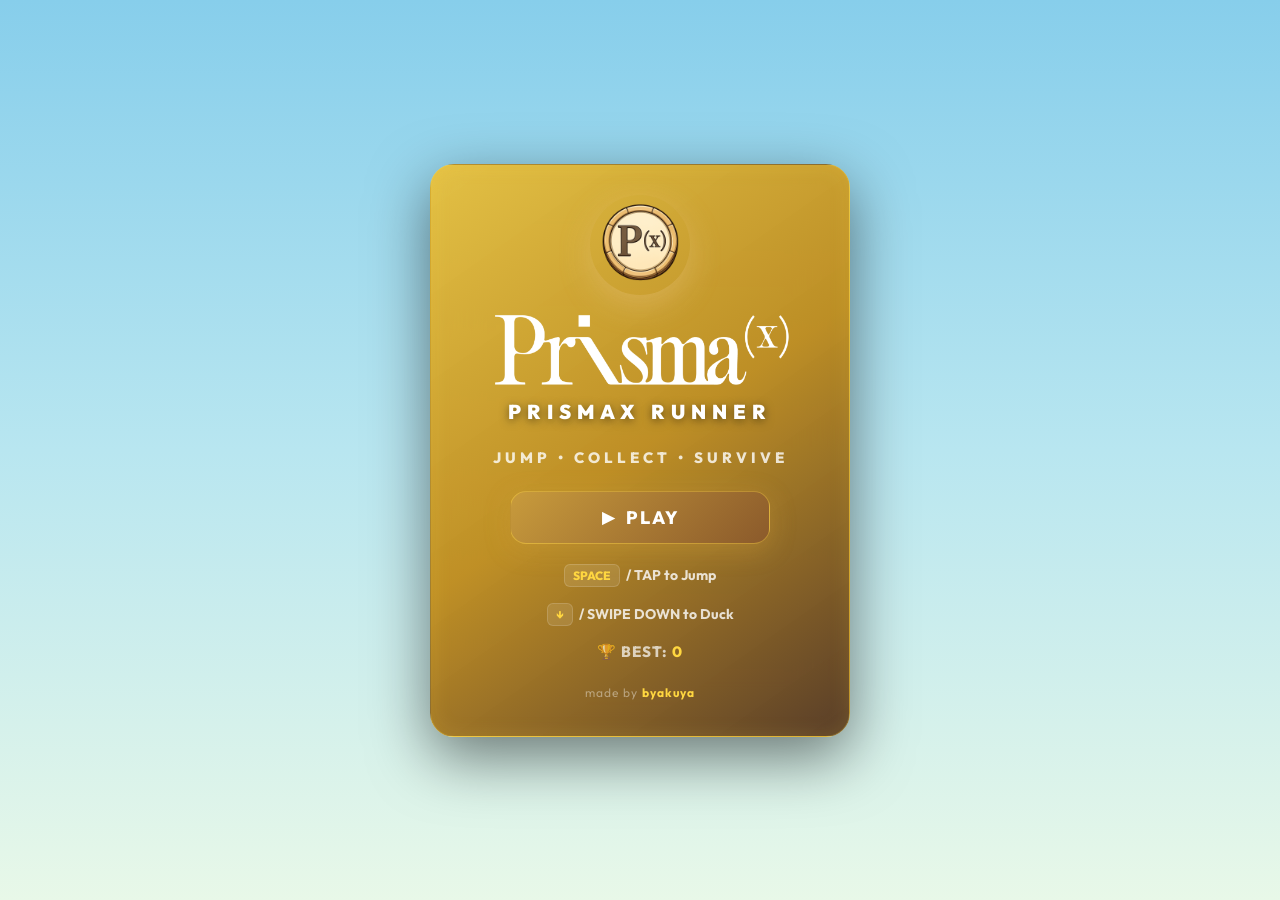
<file: index.html>
<!DOCTYPE html>
<html lang="en">
<head>
    <meta charset="UTF-8">
    <meta name="viewport" content="width=device-width, initial-scale=1.0, maximum-scale=1.0, user-scalable=no">
    <meta name="description" content="PrismaX Endless Runner - A fun arcade-style side-scrolling game. Jump, dodge, and collect tokens!">
    <meta name="theme-color" content="#00BCD4">
    <meta name="apple-mobile-web-app-capable" content="yes">
    <meta name="apple-mobile-web-app-status-bar-style" content="black-translucent">
    <title>PrismaX Runner 🤖</title>
    <link rel="preconnect" href="https://fonts.googleapis.com">
    <link rel="preconnect" href="https://fonts.gstatic.com" crossorigin>
    <link href="https://fonts.googleapis.com/css2?family=Outfit:wght@400;600;700;800;900&family=Bodoni+Moda:ital,opsz,wght@0,6..96,400..900;1,6..96,400..900&family=Playfair+Display:wght@400;700;900&display=swap" rel="stylesheet">
    <link rel="stylesheet" href="style.css">
</head>
<body>
    <div id="gameContainer">
        <canvas id="gameCanvas"></canvas>

        <!-- HUD -->
        <div id="hud" class="hidden">
            <div id="scoreDisplay">
                <div id="scoreIcon">⬡</div>
                <div id="scoreText">
                    <span id="scoreLabel">SCORE</span>
                    <span id="scoreValue">0</span>
                </div>
            </div>
            <div id="comboDisplay" class="hidden">
                <span id="comboText">x2 COMBO!</span>
            </div>
            <button id="pauseBtn" aria-label="Pause Game">❚❚</button>
        </div>

        <!-- Start Screen -->
        <div id="startScreen" class="overlay">
            <div class="overlay-card start-card">
                <div id="logoContainer" style="margin-bottom: 24px;">
                    <img id="coinPreview" src="coin.png" alt="P(x) Coin" style="width: 100px; height: 100px; margin: 0 auto 16px; display: block; border-radius: 50%; box-shadow: 0 10px 30px rgba(232, 195, 130, 0.4); animation: robotBob 2s ease-in-out infinite;">
                    <img src="logo.png" id="gameTitleImg" alt="Prisma(x) Logo" style="max-width: 100%; height: auto; max-height: 80px; margin: 10px auto 4px; display: block;">
                    <h2 class="game-subtitle-text">PRISMAX RUNNER</h2>
                </div>
                <p id="subtitle">Jump • Collect • Survive</p>
                <button id="playBtn" class="primary-btn">
                    <span class="btn-icon">▶</span>
                    <span>PLAY</span>
                </button>
                <div id="instructions">
                    <div class="instruction-item">
                        <kbd>SPACE</kbd> <span>/ TAP to Jump</span>
                    </div>
                    <div class="instruction-item">
                        <kbd>↓</kbd> <span>/ SWIPE DOWN to Duck</span>
                    </div>
                </div>
                <div id="highScoreStart">
                    <span>🏆 Best: </span><span id="highScoreStartValue">0</span>
                </div>
                <div class="creator-footer">
                    made by <a href="https://x.com/By_akuya" target="_blank" rel="noopener noreferrer">byakuya</a>
                </div>
            </div>
        </div>

        <!-- Pause Screen -->
        <div id="pauseScreen" class="overlay hidden">
            <div class="overlay-card pause-card">
                <h2>⏸ Paused</h2>
                <button id="resumeBtn" class="primary-btn">
                    <span class="btn-icon">▶</span>
                    <span>RESUME</span>
                </button>
                <button id="restartFromPauseBtn" class="secondary-btn">
                    <span>↻ RESTART</span>
                </button>
            </div>
        </div>

        <!-- Game Over Screen -->
        <div id="gameOverScreen" class="overlay hidden">
            <div class="overlay-card gameover-card">
                <h2 id="gameOverTitle">Game Over!</h2>
                <div id="finalScoreContainer">
                    <div class="score-row">
                        <span class="score-label">Score</span>
                        <span id="finalScore" class="score-num">0</span>
                    </div>
                    <div class="score-row">
                        <span class="score-label">Tokens</span>
                        <span id="finalTokens" class="score-num">0</span>
                    </div>
                    <div class="score-row">
                        <span class="score-label">Best Combo</span>
                        <span id="finalCombo" class="score-num">x0</span>
                    </div>
                    <div class="score-row best-row" id="bestScoreRow">
                        <span class="score-label">🏆 Best</span>
                        <span id="finalHighScore" class="score-num">0</span>
                    </div>
                    <div id="newBestBadge" class="hidden">🎉 NEW BEST!</div>
                </div>
                <button id="retryBtn" class="primary-btn">
                    <span class="btn-icon">↻</span>
                    <span>PLAY AGAIN</span>
                </button>
                <button id="menuBtn" class="secondary-btn">
                    <span>🏠 MENU</span>
                </button>
            </div>
        </div>

        <!-- Mobile Controls -->
        <div id="mobileControls" class="hidden">
            <button id="duckBtn" class="mobile-btn" aria-label="Duck">⬇</button>
            <button id="jumpBtn" class="mobile-btn" aria-label="Jump">⬆</button>
        </div>
    </div>

    <script src="engine.js"></script>
    <script src="game.js"></script>
</body>
</html>
</file>
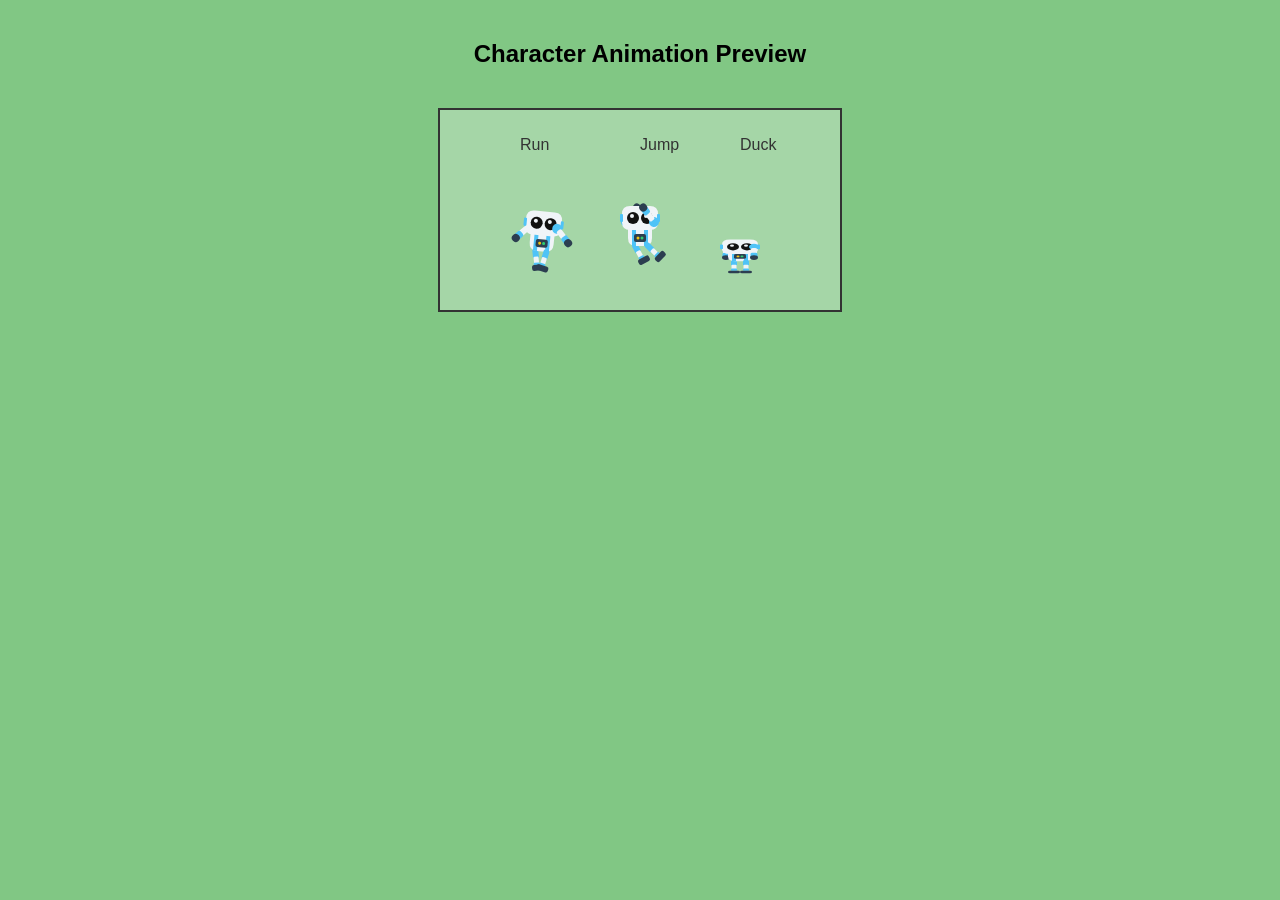
<file: scratch/character.html>
<!DOCTYPE html>
<html>
<head>
<style>
  body { background: #81C784; margin: 0; padding: 20px; text-align: center; font-family: sans-serif; }
  canvas { background: #A5D6A7; border: 2px solid #333; margin-top: 20px; }
</style>
</head>
<body>
  <h2>Character Animation Preview</h2>
  <canvas id="c" width="400" height="200"></canvas>
  <script>
    const ctx = document.getElementById('c').getContext('2d');
    let time = 0;

    function _rrect(ctx,x,y,w,h,r){
      ctx.beginPath();ctx.moveTo(x+r,y);ctx.lineTo(x+w-r,y);ctx.quadraticCurveTo(x+w,y,x+w,y+r);
      ctx.lineTo(x+w,y+h-r);ctx.quadraticCurveTo(x+w,y+h,x+w-r,y+h);ctx.lineTo(x+r,y+h);
      ctx.quadraticCurveTo(x,y+h,x,y+h-r);ctx.lineTo(x,y+r);ctx.quadraticCurveTo(x,y,x+r,y);ctx.fill();
    }

    function drawRobot(ctx, x, y, state, t) {
      ctx.save();
      ctx.translate(x, y);

      const cWhite = "#f0f4f8";
      const cBlue = "#4FC3F7";
      const cDark = "#2c3e50";
      const cBlack = "#111";
      const cGrey = "#95a5a6";

      let headY = -38;
      let bodyY = -24;
      let legS = 0;
      let armS = 0;
      let bodyTilt = 0;

      if (state === 'run') {
        const runPhase = t * 15;
        legS = Math.sin(runPhase);
        armS = Math.cos(runPhase);
        bodyY += Math.abs(Math.sin(runPhase*2)) * 2; // bobbing
        headY += Math.abs(Math.sin(runPhase*2)) * 2;
        bodyTilt = 0.1;
      } else if (state === 'jump') {
        headY = -42;
        bodyY = -28;
        legS = -1.5; // legs tucked up
        armS = -1.5; // arms up
      } else if (state === 'duck') {
        headY = -22;
        bodyY = -12;
        legS = 0;
        armS = 0;
        ctx.scale(1, 0.6); // squash
      }

      ctx.rotate(bodyTilt);

      // Function to draw leg
      const drawLeg = (isBack) => {
        const phase = isBack ? -legS : legS;
        const lx = isBack ? -6 : 6;
        ctx.save();
        ctx.translate(lx, bodyY + 12);
        if (state === 'jump') {
          ctx.rotate(isBack ? -0.5 : -0.8);
        } else {
          ctx.rotate(phase * 0.6);
        }
        
        // Thigh
        ctx.fillStyle = cBlue;
        _rrect(ctx, -3, 0, 6, 10, 2);
        // Lower leg
        ctx.fillStyle = cWhite;
        _rrect(ctx, -2.5, 8, 5, 8, 1);
        // Ankle
        ctx.fillStyle = cBlue;
        _rrect(ctx, -3, 14, 6, 4, 1);
        // Foot
        ctx.fillStyle = cDark;
        if (state === 'duck') {
          _rrect(ctx, -6, 18, 12, 4, 2);
        } else {
          _rrect(ctx, -5, 16, 12, 6, 2);
        }
        ctx.restore();
      };

      const drawArm = (isBack) => {
        const phase = isBack ? -armS : armS;
        const ax = isBack ? -14 : 14;
        ctx.save();
        ctx.translate(ax, bodyY - 10);
        if (state === 'jump') {
          ctx.rotate(isBack ? -2.5 : 2.5); // arms up
        } else {
          ctx.rotate(phase * 0.8);
        }
        
        // Shoulder
        ctx.fillStyle = cBlue;
        ctx.beginPath(); ctx.arc(0, 0, 5, 0, Math.PI*2); ctx.fill();
        // Upper arm
        ctx.fillStyle = cWhite;
        _rrect(ctx, -3, 2, 6, 10, 2);
        // Lower arm
        ctx.fillStyle = cBlue;
        _rrect(ctx, -3.5, 10, 7, 8, 2);
        // Hand
        ctx.fillStyle = cDark;
        ctx.beginPath(); ctx.arc(0, 18, 4, 0, Math.PI*2); ctx.fill();
        ctx.restore();
      };

      // Back Arm & Leg
      drawArm(true);
      drawLeg(true);

      // Body (Striped)
      ctx.save();
      ctx.translate(0, bodyY);
      // Main shape
      ctx.fillStyle = cWhite;
      _rrect(ctx, -12, -14, 24, 28, 8);
      // Blue stripes
      ctx.fillStyle = cBlue;
      ctx.beginPath(); ctx.rect(-8, -14, 4, 28); ctx.fill();
      ctx.beginPath(); ctx.rect(4, -14, 4, 28); ctx.fill();
      // Belly Plate
      ctx.fillStyle = cDark;
      _rrect(ctx, -6, 2, 12, 8, 2);
      // Buttons
      ctx.fillStyle = "#f1c40f"; ctx.beginPath(); ctx.arc(-2, 6, 1.5, 0, Math.PI*2); ctx.fill();
      ctx.fillStyle = "#2ecc71"; ctx.beginPath(); ctx.arc(2, 6, 1.5, 0, Math.PI*2); ctx.fill();
      ctx.restore();

      // Neck
      ctx.fillStyle = cDark;
      ctx.fillRect(-3, bodyY - 16, 6, 6);

      // Head
      ctx.save();
      ctx.translate(0, headY);
      ctx.fillStyle = cWhite;
      _rrect(ctx, -18, -12, 36, 24, 8);
      
      // Eyes
      ctx.fillStyle = cBlack;
      ctx.beginPath(); ctx.arc(-7, 0, 6, 0, Math.PI*2); ctx.fill();
      ctx.beginPath(); ctx.arc(7, 0, 6, 0, Math.PI*2); ctx.fill();
      // Highlights
      ctx.fillStyle = cWhite;
      ctx.beginPath(); ctx.arc(-8, -2, 2, 0, Math.PI*2); ctx.fill();
      ctx.beginPath(); ctx.arc(6, -2, 2, 0, Math.PI*2); ctx.fill();
      
      // Antenna / Ears (Optional, based on image if it has them. Image says flat wide head, no antenna described in my vision, but old robot had it. I'll add small blue ears)
      ctx.fillStyle = cBlue;
      _rrect(ctx, -20, -4, 3, 8, 1);
      _rrect(ctx, 17, -4, 3, 8, 1);
      ctx.restore();

      // Front Arm & Leg
      drawLeg(false);
      drawArm(false);

      ctx.restore();
    }

    function loop() {
      ctx.clearRect(0, 0, 400, 200);
      time += 0.016;

      ctx.fillStyle = '#333';
      ctx.font = '16px sans-serif';
      
      ctx.fillText('Run', 80, 40);
      drawRobot(ctx, 100, 150, 'run', time);

      ctx.fillText('Jump', 200, 40);
      drawRobot(ctx, 200, 150, 'jump', time);

      ctx.fillText('Duck', 300, 40);
      drawRobot(ctx, 300, 150, 'duck', time);

      requestAnimationFrame(loop);
    }
    loop();
  </script>
</body>
</html>
</file>
<file: style.css>
/* ============================================================
   PrismaX Runner - Stylesheet
   ============================================================ */

/* --- Reset & Base --- */
*, *::before, *::after {
    margin: 0;
    padding: 0;
    box-sizing: border-box;
}

:root {
    --primary: #00BCD4;
    --primary-dark: #0097A7;
    --primary-light: #4DD0E1;
    --accent: #FFD740;
    --accent-dark: #FFC400;
    --danger: #FF5252;
    --success: #69F0AE;
    --bg-dark: #1a1a2e;
    --text-white: #ffffff;
    --text-light: #e0e0e0;
    --glass-bg: rgba(255, 255, 255, 0.12);
    --glass-border: rgba(255, 255, 255, 0.2);
    --glass-shadow: rgba(0, 0, 0, 0.25);
    --font: 'Outfit', sans-serif;
}

html, body {
    width: 100%;
    height: 100%;
    overflow: hidden;
    font-family: var(--font);
    background: #0d1117;
    touch-action: none;
    -webkit-tap-highlight-color: transparent;
    user-select: none;
    -webkit-user-select: none;
}

/* --- Game Container --- */
#gameContainer {
    position: relative;
    width: 100vw;
    height: 100vh;
    overflow: hidden;
    background: linear-gradient(180deg, #87CEEB 0%, #B8E6F0 50%, #E8F8E8 100%);
}

#gameCanvas {
    display: block;
    width: 100%;
    height: 100%;
    image-rendering: pixelated;
    image-rendering: crisp-edges;
}

/* --- Utility --- */
.hidden {
    display: none !important;
}

/* --- HUD --- */
#hud {
    position: absolute;
    top: 0;
    left: 0;
    right: 0;
    display: flex;
    align-items: center;
    justify-content: center;
    padding: 12px 16px;
    z-index: 10;
    pointer-events: none;
}

#scoreDisplay {
    display: flex;
    align-items: center;
    gap: 8px;
    background: rgba(0, 0, 0, 0.35);
    backdrop-filter: blur(12px);
    -webkit-backdrop-filter: blur(12px);
    border: 1px solid rgba(255, 255, 255, 0.15);
    border-radius: 40px;
    padding: 6px 20px 6px 12px;
    min-width: 140px;
}

#scoreIcon {
    font-size: 24px;
    color: var(--accent);
    animation: tokenSpin 2s linear infinite;
    filter: drop-shadow(0 0 6px rgba(255, 215, 64, 0.5));
}

@keyframes tokenSpin {
    0% { transform: scaleX(1); }
    25% { transform: scaleX(0.3); }
    50% { transform: scaleX(1); }
    75% { transform: scaleX(0.3); }
    100% { transform: scaleX(1); }
}

#scoreText {
    display: flex;
    flex-direction: column;
    line-height: 1;
}

#scoreLabel {
    font-size: 9px;
    font-weight: 600;
    color: rgba(255, 255, 255, 0.6);
    letter-spacing: 2px;
    text-transform: uppercase;
}

#scoreValue {
    font-size: 22px;
    font-weight: 800;
    color: var(--text-white);
    letter-spacing: 1px;
    text-shadow: 0 2px 8px rgba(0, 0, 0, 0.3);
}

#comboDisplay {
    position: absolute;
    top: 56px;
    left: 50%;
    transform: translateX(-50%);
    animation: comboPopIn 0.3s cubic-bezier(0.34, 1.56, 0.64, 1);
}

#comboText {
    font-size: 16px;
    font-weight: 800;
    color: var(--accent);
    text-shadow: 0 2px 10px rgba(255, 215, 64, 0.6), 0 0 20px rgba(255, 215, 64, 0.3);
    letter-spacing: 1px;
}

@keyframes comboPopIn {
    0% { transform: translateX(-50%) scale(0.5); opacity: 0; }
    100% { transform: translateX(-50%) scale(1); opacity: 1; }
}

#pauseBtn {
    position: absolute;
    top: 12px;
    right: 16px;
    width: 44px;
    height: 44px;
    border-radius: 50%;
    border: 1px solid rgba(255, 255, 255, 0.2);
    background: rgba(0, 0, 0, 0.3);
    backdrop-filter: blur(10px);
    -webkit-backdrop-filter: blur(10px);
    color: white;
    font-size: 14px;
    cursor: pointer;
    display: flex;
    align-items: center;
    justify-content: center;
    pointer-events: all;
    transition: all 0.2s ease;
    z-index: 20;
    letter-spacing: -2px;
}

#pauseBtn:hover {
    background: rgba(0, 0, 0, 0.5);
    transform: scale(1.1);
}

#pauseBtn:active {
    transform: scale(0.95);
}

/* --- Overlays --- */
.overlay {
    position: absolute;
    inset: 0;
    display: flex;
    align-items: center;
    justify-content: center;
    z-index: 50;
    padding: 20px;
}

.overlay-card {
    background: linear-gradient(145deg, rgba(235, 190, 50, 0.9), rgba(190, 135, 20, 0.92), rgba(80, 50, 30, 0.95));
    backdrop-filter: blur(24px);
    -webkit-backdrop-filter: blur(24px);
    border: 1px solid rgba(255, 215, 64, 0.3);
    border-radius: 24px;
    padding: 36px 40px;
    text-align: center;
    color: var(--text-white);
    box-shadow: 0 20px 60px rgba(0, 0, 0, 0.5), inset 0 0 20px rgba(255, 215, 64, 0.15);
    max-width: 420px;
    width: 100%;
    animation: cardSlideIn 0.5s cubic-bezier(0.34, 1.56, 0.64, 1);
}

@keyframes cardSlideIn {
    0% { transform: translateY(30px) scale(0.95); opacity: 0; }
    100% { transform: translateY(0) scale(1); opacity: 1; }
}

/* --- Start Screen --- */
.start-card {
    padding-top: 30px;
}

#logoContainer {
    margin-bottom: 16px;
}



@keyframes robotBob {
    0%, 100% { transform: translateY(0); }
    50% { transform: translateY(-8px); }
}

#gameTitle {
    line-height: 1.1;
    margin-bottom: 4px;
}

.custom-logo-title {
    isolation: isolate;
    position: relative;
    font-family: 'Bodoni Moda', 'Playfair Display', Georgia, serif;
    font-size: 64px;
    font-weight: 900;
    color: white;
    display: flex;
    align-items: baseline;
    justify-content: center;
    margin: 10px 0 0 0;
    letter-spacing: -1px;
}

.custom-logo-i {
    position: relative;
}

.custom-logo-slice {
    position: absolute;
    left: -2px;
    bottom: 0.28em;
    width: 0.4em;
    height: 3px;
    background: black;
    transform: rotate(-55deg);
    mix-blend-mode: destination-out;
    border-radius: 1px;
}

.custom-logo-x {
    font-size: 0.5em;
    font-weight: 800;
    margin-left: 2px;
    letter-spacing: 0;
}

.game-subtitle-text {
    font-size: 20px;
    font-weight: 900;
    color: var(--text-white);
    letter-spacing: 6px;
    text-transform: uppercase;
    margin-top: 8px;
    text-shadow: 0 2px 10px rgba(0,0,0,0.5);
}

#subtitle {
    color: rgba(255, 255, 255, 0.8);
    font-size: 15px;
    font-weight: 800;
    letter-spacing: 4px;
    margin-bottom: 24px;
    text-transform: uppercase;
}

/* --- Buttons --- */
.primary-btn {
    display: inline-flex;
    align-items: center;
    justify-content: center;
    gap: 10px;
    width: 100%;
    max-width: 260px;
    padding: 14px 32px;
    border: 1px solid rgba(255, 215, 64, 0.4);
    border-radius: 16px;
    background: linear-gradient(135deg, #c89b3c, #8b5a2b);
    color: white;
    font-family: var(--font);
    font-size: 18px;
    font-weight: 800;
    letter-spacing: 2px;
    cursor: pointer;
    transition: all 0.25s cubic-bezier(0.34, 1.56, 0.64, 1);
    box-shadow: 0 6px 24px rgba(200, 155, 60, 0.4);
    text-transform: uppercase;
}

.primary-btn:hover {
    transform: translateY(-2px) scale(1.03);
    box-shadow: 0 10px 36px rgba(200, 155, 60, 0.6);
}

.primary-btn:active {
    transform: translateY(0) scale(0.98);
}

.btn-icon {
    font-size: 16px;
}

.secondary-btn {
    display: inline-flex;
    align-items: center;
    justify-content: center;
    gap: 6px;
    width: 100%;
    max-width: 260px;
    padding: 12px 24px;
    border: 1px solid rgba(255, 255, 255, 0.15);
    border-radius: 14px;
    background: rgba(255, 255, 255, 0.06);
    color: var(--text-light);
    font-family: var(--font);
    font-size: 15px;
    font-weight: 700;
    letter-spacing: 1px;
    cursor: pointer;
    transition: all 0.2s ease;
    margin-top: 10px;
}

.secondary-btn:hover {
    background: rgba(255, 255, 255, 0.12);
    border-color: rgba(255, 255, 255, 0.3);
}

.secondary-btn:active {
    transform: scale(0.97);
}

/* --- Instructions --- */
#instructions {
    display: flex;
    gap: 16px;
    justify-content: center;
    margin: 20px 0 16px;
    flex-wrap: wrap;
}

.instruction-item {
    display: flex;
    align-items: center;
    gap: 6px;
    font-size: 14px;
    font-weight: 700;
    color: rgba(255, 255, 255, 0.8);
}

kbd {
    display: inline-block;
    padding: 3px 8px;
    border-radius: 6px;
    background: rgba(255, 255, 255, 0.1);
    border: 1px solid rgba(255, 255, 255, 0.15);
    font-family: var(--font);
    font-size: 12px;
    font-weight: 800;
    color: var(--accent);
}

#highScoreStart {
    font-size: 15px;
    color: rgba(255, 255, 255, 0.7);
    font-weight: 800;
    text-transform: uppercase;
    letter-spacing: 1px;
}

#highScoreStartValue {
    color: var(--accent);
    font-weight: 800;
}

.creator-footer {
    margin-top: 24px;
    font-size: 12px;
    color: rgba(255, 255, 255, 0.4);
    letter-spacing: 1px;
}

.creator-footer a {
    color: var(--accent);
    text-decoration: none;
    font-weight: 700;
    transition: color 0.2s ease;
}

.creator-footer a:hover {
    color: white;
    text-decoration: underline;
}

/* --- Pause Screen --- */
.pause-card h2 {
    font-size: 28px;
    font-weight: 800;
    margin-bottom: 24px;
}

/* --- Game Over Screen --- */
.gameover-card h2 {
    font-size: 28px;
    font-weight: 800;
    margin-bottom: 20px;
    color: var(--danger);
}

#finalScoreContainer {
    margin-bottom: 24px;
}

.score-row {
    display: flex;
    justify-content: space-between;
    align-items: center;
    padding: 10px 16px;
    border-bottom: 1px solid rgba(255, 255, 255, 0.06);
}

.score-row:last-of-type {
    border-bottom: none;
}

.score-label {
    font-size: 14px;
    font-weight: 600;
    color: rgba(255, 255, 255, 0.5);
}

.score-num {
    font-size: 20px;
    font-weight: 800;
    color: var(--text-white);
}

.best-row {
    background: rgba(255, 215, 64, 0.08);
    border-radius: 12px;
    margin-top: 4px;
    border: 1px solid rgba(255, 215, 64, 0.15) !important;
}

.best-row .score-num {
    color: var(--accent);
}

#newBestBadge {
    font-size: 18px;
    font-weight: 800;
    color: var(--accent);
    text-shadow: 0 0 20px rgba(255, 215, 64, 0.5);
    margin: 10px 0;
    animation: newBestPulse 1s ease-in-out infinite;
}

@keyframes newBestPulse {
    0%, 100% { transform: scale(1); }
    50% { transform: scale(1.1); }
}

/* --- Mobile Controls --- */
#mobileControls {
    position: absolute;
    bottom: 20px;
    right: 16px;
    left: 16px;
    display: flex;
    justify-content: space-between;
    align-items: flex-end;
    z-index: 15;
    pointer-events: none;
}

.mobile-btn {
    width: 72px;
    height: 72px;
    border-radius: 50%;
    border: 2px solid rgba(255, 255, 255, 0.25);
    background: rgba(0, 0, 0, 0.25);
    backdrop-filter: blur(8px);
    -webkit-backdrop-filter: blur(8px);
    color: white;
    font-size: 28px;
    cursor: pointer;
    display: flex;
    align-items: center;
    justify-content: center;
    pointer-events: all;
    transition: all 0.1s ease;
    -webkit-tap-highlight-color: transparent;
}

.mobile-btn:active {
    transform: scale(0.9);
    background: rgba(0, 188, 212, 0.4);
    border-color: var(--primary);
}

/* --- Responsive --- */
@media (max-width: 480px) {
    .overlay-card {
        padding: 24px 20px;
        border-radius: 20px;
        margin: 10px;
    }

    #gameTitle, .custom-logo-title {
        font-size: 38px;
    }

    #coinPreview {
        width: 80px !important;
        height: 80px !important;
    }

    .primary-btn {
        padding: 12px 24px;
        font-size: 16px;
    }

    #scoreValue {
        font-size: 18px;
    }

    .mobile-btn {
        width: 64px;
        height: 64px;
        font-size: 24px;
    }

    #instructions {
        gap: 10px;
    }

    .instruction-item {
        font-size: 11px;
    }
}

@media (max-height: 400px) {
    .overlay-card {
        padding: 16px 20px;
    }

    #coinPreview {
        width: 60px !important;
        height: 60px !important;
        margin-bottom: 8px !important;
    }

    #gameTitle, .custom-logo-title {
        font-size: 32px;
    }

    #subtitle {
        margin-bottom: 12px;
        font-size: 11px;
    }

    #instructions {
        margin: 10px 0;
    }

    .primary-btn {
        padding: 10px 20px;
        font-size: 14px;
    }

    .mobile-btn {
        width: 56px;
        height: 56px;
        font-size: 22px;
    }
}

@media (min-width: 1200px) {
    #scoreDisplay {
        padding: 8px 24px 8px 16px;
    }

    #scoreValue {
        font-size: 26px;
    }

    #scoreIcon {
        font-size: 28px;
    }
}

/* --- Animations for screen transitions --- */
@keyframes fadeIn {
    from { opacity: 0; }
    to { opacity: 1; }
}

.overlay {
    animation: fadeIn 0.3s ease;
}
</file>
